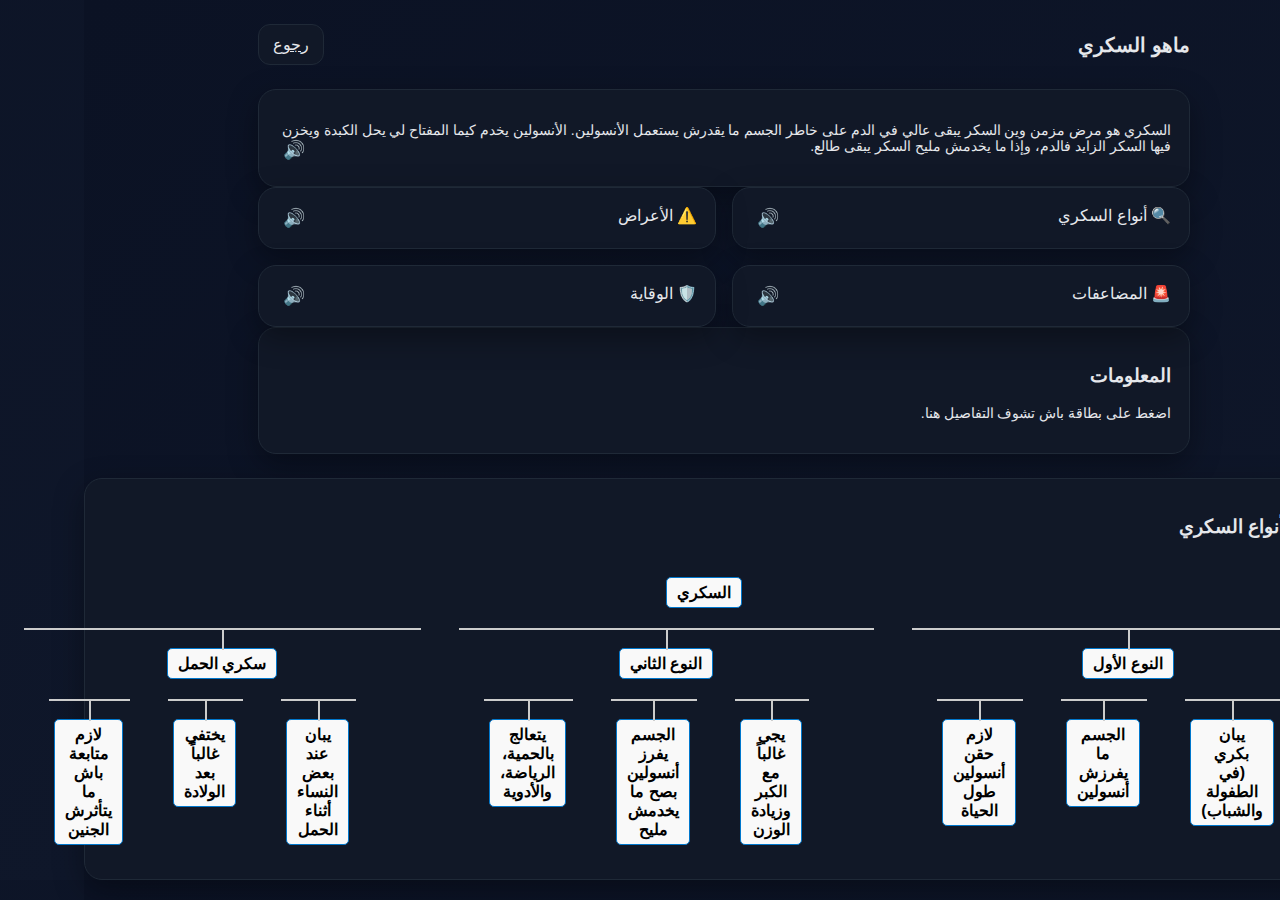
<file: diabetes-education/pages/diabete.html>
<!DOCTYPE html>
<html lang="ar">
<head>
  <meta charset="UTF-8">
  <title>ماهو السكري</title>
  <link rel="stylesheet" href="../assets/css/styles.css">
</head>
<body>
  <div class="container">
    <header class="header">
      <div class="title">ماهو السكري</div>
      <a href="../index.html" class="btn">رجوع</a>
    </header>

    <!-- تعريف السكري -->
    <section class="card">
      <p>
        السكري هو مرض مزمن وين السكر يبقى عالي في الدم على خاطر الجسم ما يقدرش يستعمل الأنسولين. 
        الأنسولين يخدم كيما المفتاح لي يحل الكبدة ويخزن فيها السكر الزايد فالدم، وإذا ما يخدمش مليح السكر يبقى طالع.
        <button class="sound-btn" onclick="playAudio('definitionAudio')">🔊</button>
        <audio id="definitionAudio" src="../assets/audio/definition.mp3"></audio>
      </p>
    </section>

    <!-- شبكة البطاقات -->
    <section class="grid">
      <div class="card" id="typesBtn">
        🔍 أنواع السكري
        <button class="sound-btn" onclick="playAudio('typesAudio')">🔊</button>
        <audio id="typesAudio" src="../assets/audio/types.mp3"></audio>
      </div>

      <div class="card" id="symptomsBtn">
        ⚠️ الأعراض
        <button class="sound-btn" onclick="playAudio('symptomsAudio')">🔊</button>
        <audio id="symptomsAudio" src="../assets/audio/symptoms.mp3"></audio>
      </div>

      <div class="card" id="complicationsBtn">
        🚨 المضاعفات
        <button class="sound-btn" onclick="playAudio('complicationsAudio')">🔊</button>
        <audio id="complicationsAudio" src="../assets/audio/complications.mp3"></audio>
      </div>

      <div class="card" id="preventionBtn">
        🛡️ الوقاية
        <button class="sound-btn" onclick="playAudio('preventionAudio')">🔊</button>
        <audio id="preventionAudio" src="../assets/audio/prevention.mp3"></audio>
      </div>
    </section>

    <!-- قسم المعلومات -->
    <section class="card" id="infoPanel">
      <h3>المعلومات</h3>
      <div id="infoContent">
        <p>اضغط على بطاقة باش تشوف التفاصيل هنا.</p>
      </div>
    </section>
  </div>

  <!-- سكريبت تشغيل الصوت وتغيير المحتوى -->
  <script>
    function playAudio(id) {
      const audio = document.getElementById(id);
      audio.play();
    }

    // محتوى البطاقات
    const typesContent = `
      <ul>
        <li>النوع الأول: يبان بكري، الجسم ما يفرزش أنسولين، لازم حقن أنسولين طول الحياة.</li>
        <li>النوع الثاني: يجي غالباً مع الكبر وزيادة الوزن، الجسم يفرز أنسولين بصح ما يخدمش مليح.</li>
        <li>سكري الحمل: يبان عند بعض النساء في الحمل ويختفي بعد الولادة، بصح لازم متابعة باش ما يتأثرش الجنين.</li>
      </ul>
      <button class="sound-btn" onclick="playAudio('typesDetailAudio')">🔊</button>
      <audio id="typesDetailAudio" src="../assets/audio/types-detail.mp3"></audio>
    `;

    const symptomsContent = `
      <ul>
        <li>العطش بزاف.</li>
        <li>التبول بزاف.</li>
        <li>نقصان الوزن بلا سبب.</li>
        <li>تعب وإرهاق.</li>
        <li>تشوش في النظر.</li>
        <li>جروح ما تبرىش بسهولة.</li>
      </ul>
      <button class="sound-btn" onclick="playAudio('symptomsDetailAudio')">🔊</button>
      <audio id="symptomsDetailAudio" src="../assets/audio/symptoms-detail.mp3"></audio>
    `;

    const complicationsContent = `
      <ul>
        <li>مشاكل في العينين (حتى فقدان البصر).</li>
        <li>مشاكل في الكلاوي.</li>
        <li>مشاكل في القلب والشرايين.</li>
        <li>مشاكل في الأعصاب والقدمين (قدم السكري).</li>
      </ul>
      <button class="sound-btn" onclick="playAudio('complicationsDetailAudio')">🔊</button>
      <audio id="complicationsDetailAudio" src="../assets/audio/complications-detail.mp3"></audio>
    `;

    const preventionContent = `
      <ul>
        <li>نقصان الوزن إذا كان زائد.</li>
        <li>ممارسة الرياضة بانتظام.</li>
        <li>أكل صحي ومتوازن (نقص السكر والدهون).</li>
        <li>مراقبة السكر في الدم بانتظام.</li>
        <li>متابعة الطبيب بانتظام.</li>
      </ul>
      <button class="sound-btn" onclick="playAudio('preventionDetailAudio')">🔊</button>
      <audio id="preventionDetailAudio" src="../assets/audio/prevention-detail.mp3"></audio>
    `;

    // تغيير المحتوى عند الضغط
    document.getElementById("typesBtn").addEventListener("click", () => {
      document.getElementById("infoContent").innerHTML = typesContent;
    });

    document.getElementById("symptomsBtn").addEventListener("click", () => {
      document.getElementById("infoContent").innerHTML = symptomsContent;
    });

    document.getElementById("complicationsBtn").addEventListener("click", () => {
      document.getElementById("infoContent").innerHTML = complicationsContent;
    });

    document.getElementById("preventionBtn").addEventListener("click", () => {
      document.getElementById("infoContent").innerHTML = preventionContent;
    });
  </script>

<section class="card">
  <h3>مخطط أنواع السكري</h3>
  <div class="tree">
    <ul>
      <li>
        <span>السكري</span>
        <ul>
          <li>
            <span>النوع الأول</span>
            <ul>
              <li><span>يبان بكري (في الطفولة والشباب)</span></li>
              <li><span>الجسم ما يفرزش أنسولين</span></li>
              <li><span>لازم حقن أنسولين طول الحياة</span></li>
            </ul>
          </li>
          <li>
            <span>النوع الثاني</span>
            <ul>
              <li><span>يجي غالباً مع الكبر وزيادة الوزن</span></li>
              <li><span>الجسم يفرز أنسولين بصح ما يخدمش مليح</span></li>
              <li><span>يتعالج بالحمية، الرياضة، والأدوية</span></li>
            </ul>
          </li>
          <li>
            <span>سكري الحمل</span>
            <ul>
              <li><span>يبان عند بعض النساء أثناء الحمل</span></li>
              <li><span>يختفي غالباً بعد الولادة</span></li>
              <li><span>لازم متابعة باش ما يتأثرش الجنين</span></li>
            </ul>
          </li>
        </ul>
      </li>
    </ul>
  </div>
</section>

</body>
</html>
</file>
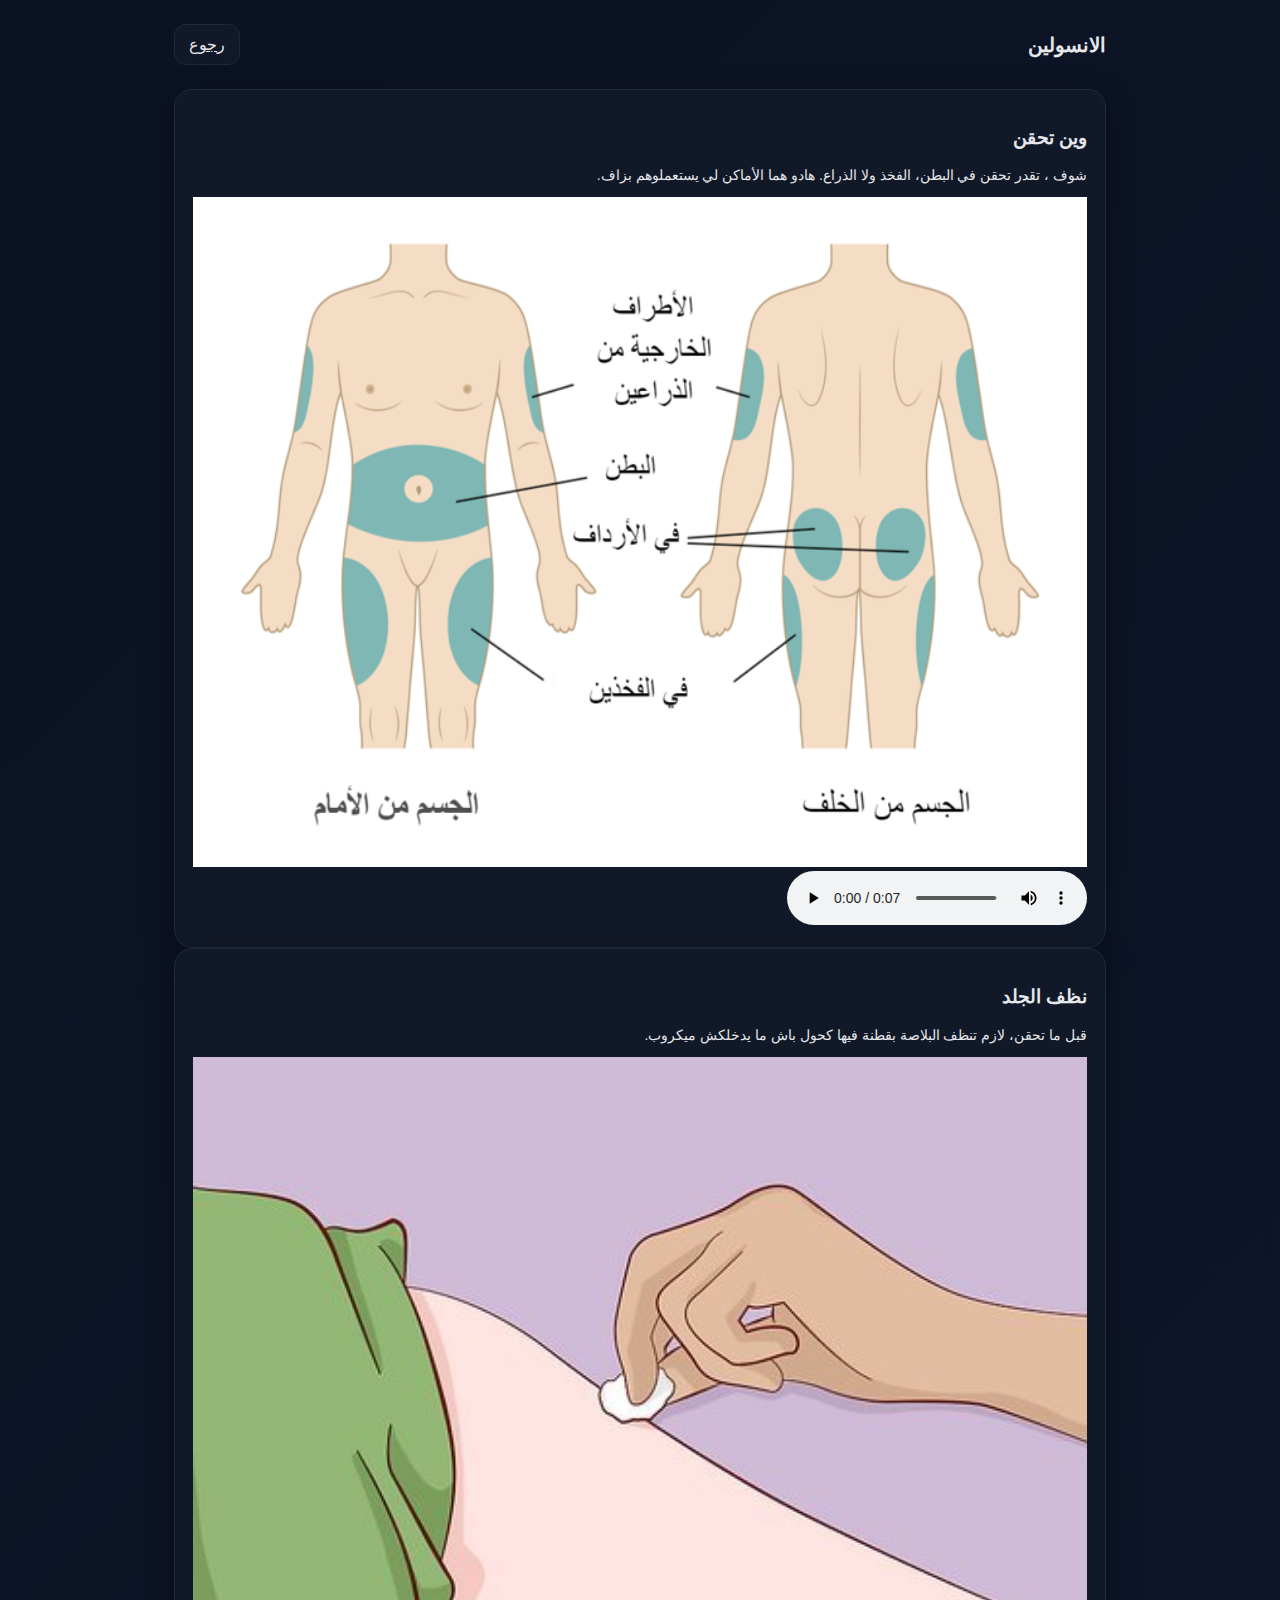
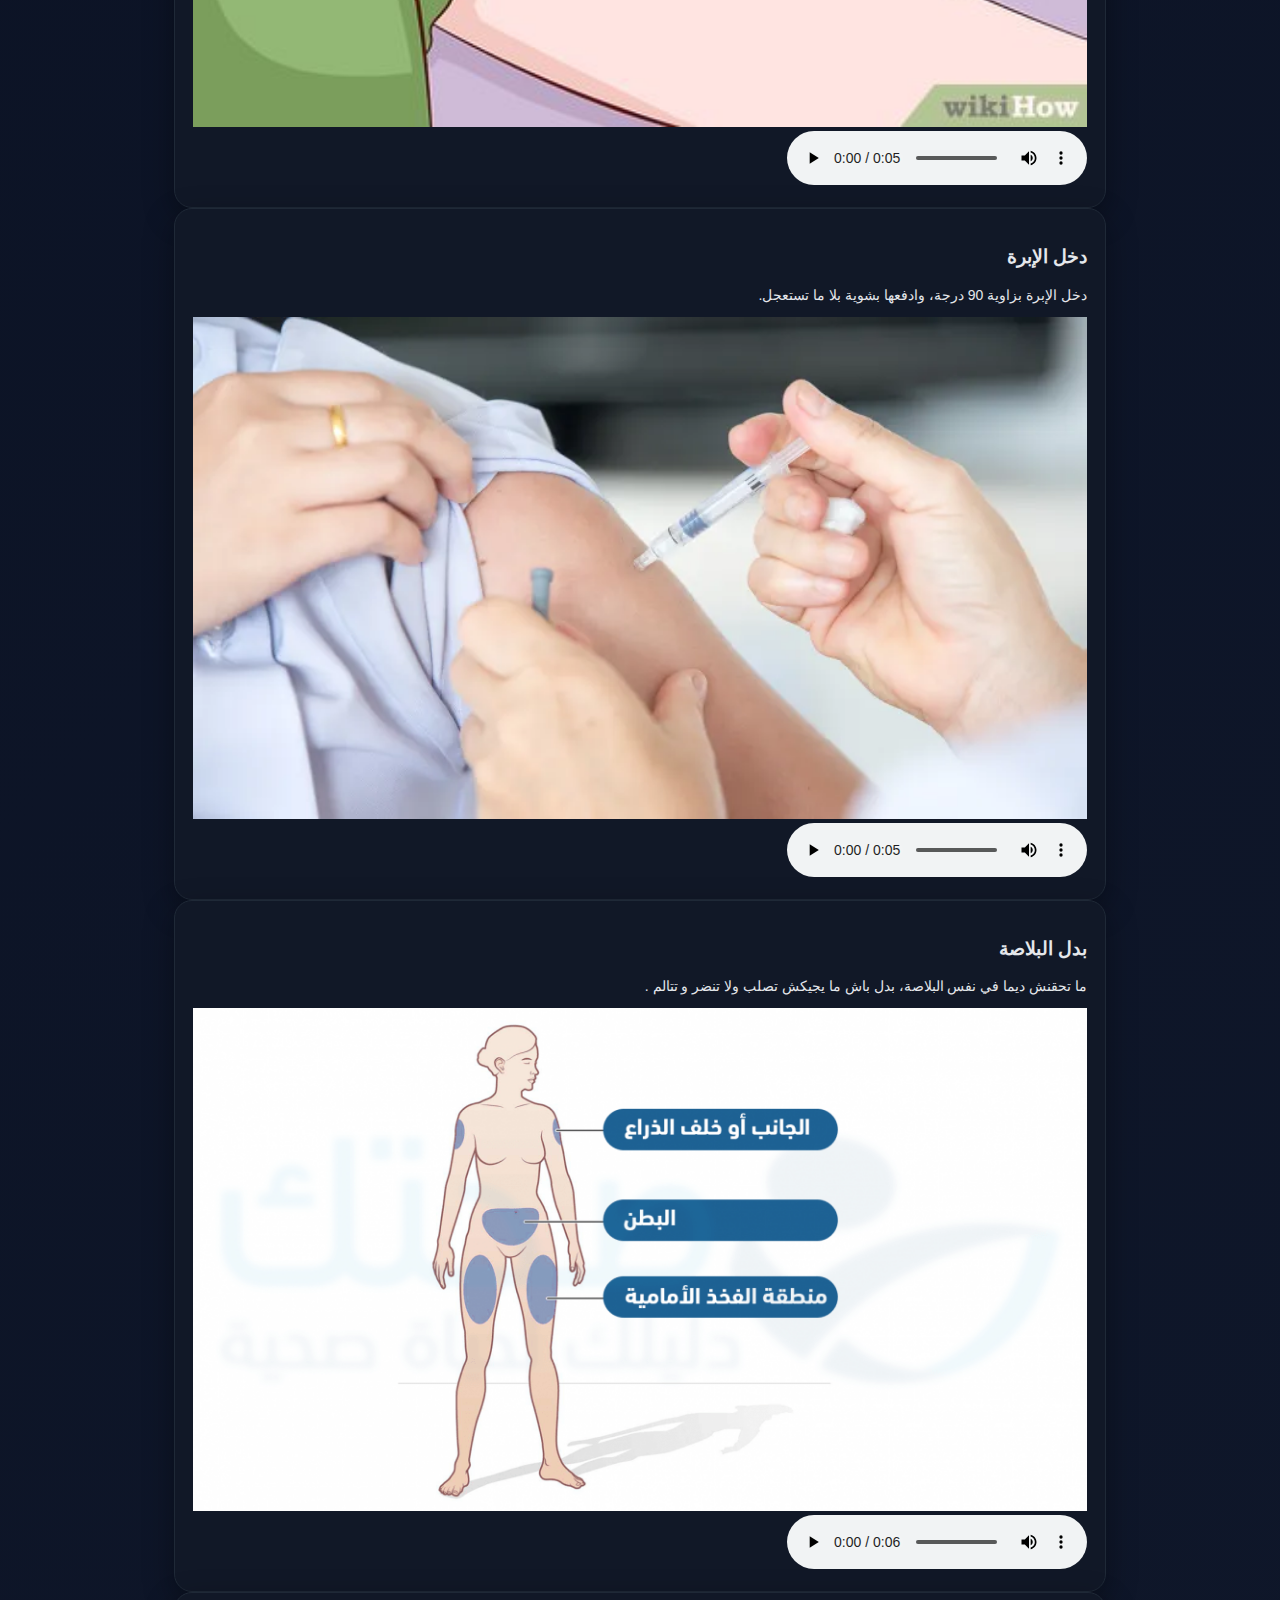
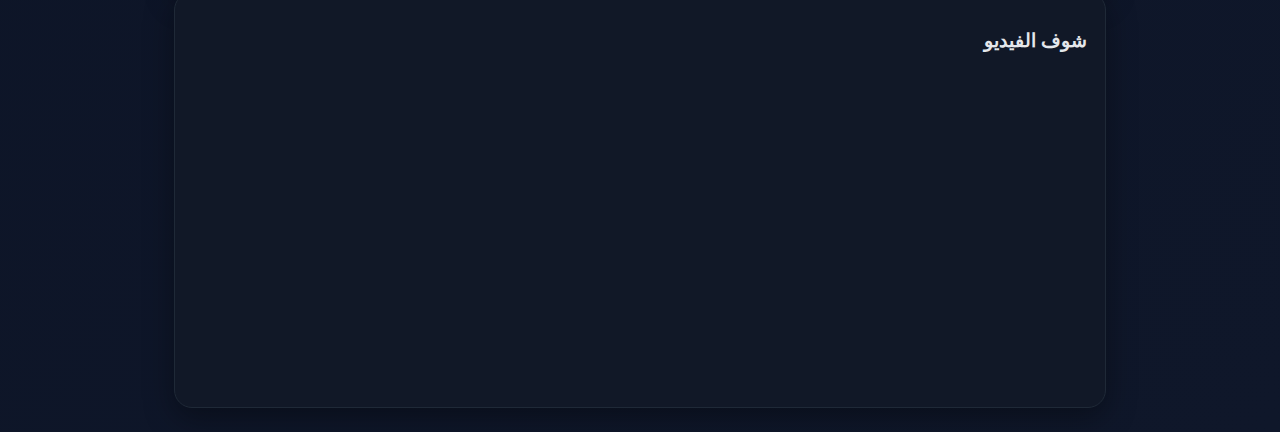
<file: diabetes-education/pages/insuline.html>
<!DOCTYPE html>
<html lang="ar">
<head>
  <meta charset="UTF-8">
  <title>الانسولين</title>
  <link rel="stylesheet" href="../assets/css/styles.css">
</head>
<body>
  <div class="container">
    <header class="header">
      <div class="title">الانسولين</div>
      <a href="conseils.html" class="btn">رجوع</a>
    </header>

    <!-- خطوة 1 -->
    <section class="card">
      <h3>وين تحقن</h3>
      <p>شوف ، تقدر تحقن في البطن، الفخذ ولا الذراع. هادو هما الأماكن لي يستعملوهم بزاف.</p>
      <img src="../assets/img/insulin-step1.png" alt="مكان الحقن" width="100%">
      <audio controls>
        <source src="../assets/audio/insulin-step1.mp3" type="audio/mpeg">
      </audio>
    </section>

    <!-- خطوة 2 -->
    <section class="card">
      <h3>نظف الجلد</h3>
      <p>قبل ما تحقن، لازم تنظف البلاصة بقطنة فيها كحول باش ما يدخلكش ميكروب.</p>
      <img src="../assets/img/insulin-step2.png" alt="تعقيم الجلد" width="100%">
      <audio controls>
        <source src="../assets/audio/insulin-step2.mp3" type="audio/mpeg">
      </audio>
    </section>

    <!-- خطوة 3 -->
    <section class="card">
      <h3>دخل الإبرة</h3>
      <p>دخل الإبرة بزاوية 90 درجة، وادفعها بشوية بلا ما تستعجل.</p>
      <img src="../assets/img/insulin-step3.png" alt="إدخال الإبرة" width="100%">
      <audio controls>
        <source src="../assets/audio/insulin-step3.mp3" type="audio/mpeg">
      </audio>
    </section>

    <!-- خطوة 4 -->
    <section class="card">
      <h3>بدل البلاصة</h3>
      <p>ما تحقنش ديما في نفس البلاصة، بدل باش ما يجيكش تصلب ولا تنضر و تتالم .</p>
      <img src="../assets/img/insulin-step4.png" alt="تغيير مكان الحقن" width="100%">
      <audio controls>
        <source src="../assets/audio/insulin-step4.mp3" type="audio/mpeg">
      </audio>
    </section>

    <!-- فيديو توضيحي -->
    <section class="card">
      <h3>شوف الفيديو</h3>
      <iframe width="100%" height="315" src="https://www.youtube.com/embed/GWPDmgUD2Bw" frameborder="0" allowfullscreen></iframe>
    </section>
  </div>

  <script src="../assets/js/app.js"></script>
</body>
</html>
</file>
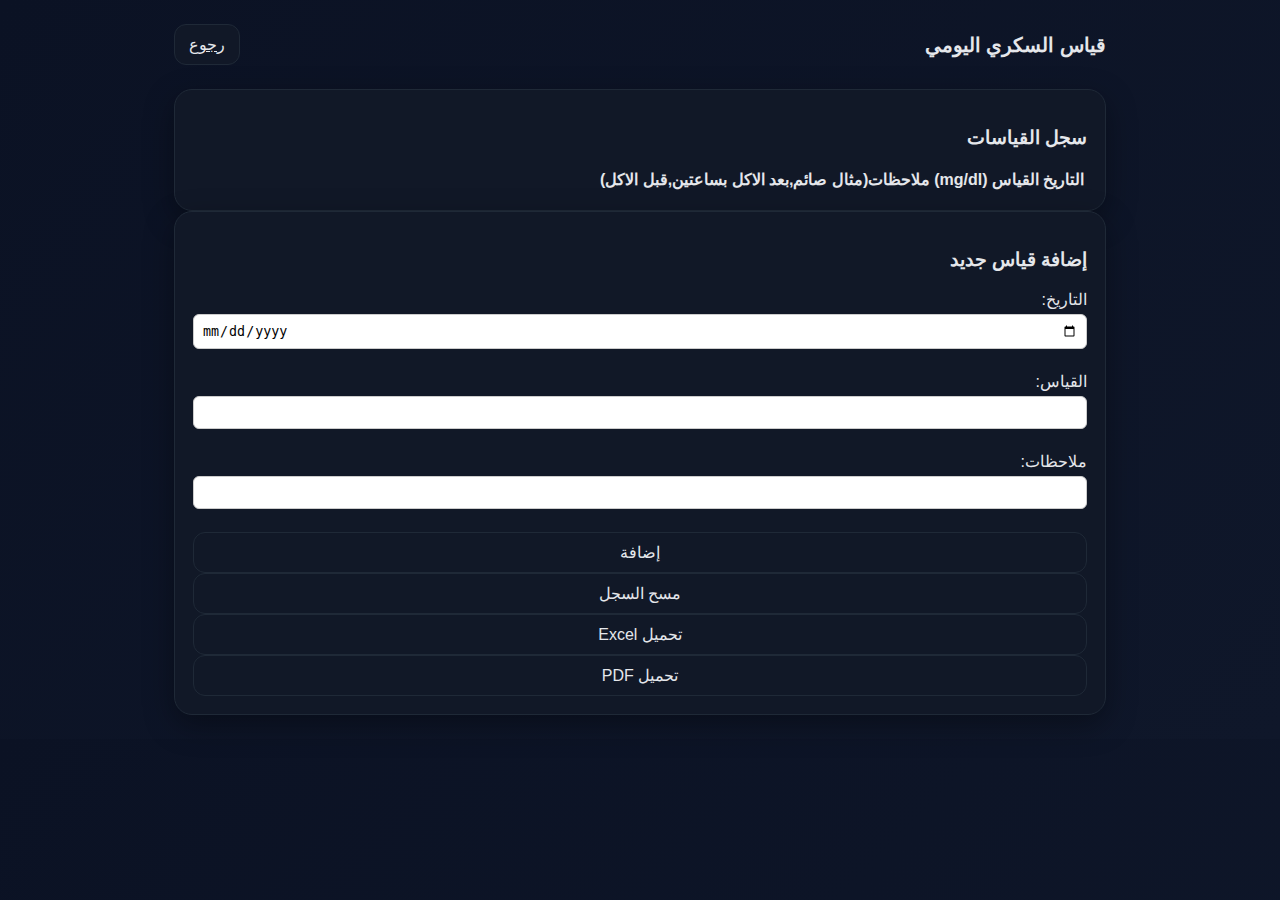
<file: diabetes-education/pages/mesure.html>
<!DOCTYPE html>
<html lang="ar">
<head>
  <meta charset="UTF-8">
  <title>قياس السكري اليومي</title>
  <link rel="stylesheet" href="../assets/css/styles.css">
</head>
<body>
  <div class="container">
    <header class="header">
      <div class="title">قياس السكري اليومي</div>
      <a href="../index.html" class="btn">رجوع</a>
    </header>

    <!-- جدول القياسات -->
    <section class="card">
      <h3>سجل القياسات</h3>
      <table class="measure-table">
        <thead>
          <tr>
            <th>التاريخ</th>
            <th>القياس (mg/dl)</th>
            <th>ملاحظات(مثال صائم,بعد الاكل بساعتين,قبل الاكل)</th>
          </tr>
        </thead>
        <tbody id="measureBody">
          <!-- القياسات تظهر هنا -->
        </tbody>
      </table>
    </section>

    <!-- نموذج إضافة قياس جديد -->
    <section class="card">
      <h3>إضافة قياس جديد</h3>
      <form id="measureForm">
        <label>التاريخ:</label>
        <input type="date" id="dateInput" required><br><br>

        <label>القياس:</label>
        <input type="number" id="valueInput" required><br><br>

        <label>ملاحظات:</label>
        <input type="text" id="noteInput"><br><br>

        <button type="submit" class="btn">إضافة</button>
        <button type="button" id="clearBtn" class="btn danger">مسح السجل</button>
        <button type="button" id="exportExcel" class="btn">تحميل Excel</button>
        <button type="button" id="exportPDF" class="btn">تحميل PDF</button>
      </form>
    </section>
  </div>

  <!-- سكريبت لإضافة القياسات مع التخزين والتصدير -->
  <script>
    const form = document.getElementById("measureForm");
    const tableBody = document.getElementById("measureBody");
    const clearBtn = document.getElementById("clearBtn");
    const exportExcelBtn = document.getElementById("exportExcel");
    const exportPDFBtn = document.getElementById("exportPDF");

    // تحميل البيانات المحفوظة عند فتح الصفحة
    window.onload = function() {
      const savedData = JSON.parse(localStorage.getItem("measures")) || [];
      savedData.forEach(measure => {
        addRow(measure.date, measure.value, measure.note);
      });
    };

    form.addEventListener("submit", function(e) {
      e.preventDefault();

      const date = document.getElementById("dateInput").value;
      const value = document.getElementById("valueInput").value;
      const note = document.getElementById("noteInput").value;

      // إضافة السطر للجدول
      addRow(date, value, note);

      // حفظ البيانات في Local Storage
      const savedData = JSON.parse(localStorage.getItem("measures")) || [];
      savedData.push({ date, value, note });
      localStorage.setItem("measures", JSON.stringify(savedData));

      form.reset();
    });

    // دالة لإضافة سطر جديد للجدول
    function addRow(date, value, note) {
      const row = document.createElement("tr");
      row.innerHTML = `
        <td>${date}</td>
        <td>${value}</td>
        <td>${note}</td>
      `;
      tableBody.appendChild(row);
    }

    // زر لمسح السجل بالكامل
    clearBtn.addEventListener("click", function() {
      localStorage.removeItem("measures");
      tableBody.innerHTML = "";
    });

    // تحميل كملف Excel
    exportExcelBtn.addEventListener("click", function() {
      let csv = "التاريخ,القياس (mg/dl),ملاحظات\n";
      const rows = tableBody.querySelectorAll("tr");
      rows.forEach(row => {
        const cols = row.querySelectorAll("td");
        csv += `${cols[0].innerText},${cols[1].innerText},${cols[2].innerText}\n`;
      });

      const blob = new Blob([csv], { type: "text/csv;charset=utf-8;" });
      const link = document.createElement("a");
      link.href = URL.createObjectURL(blob);
      link.download = "سجل_القياسات.csv";
      link.click();
    });

    // تحميل كملف PDF
    exportPDFBtn.addEventListener("click", function() {
      const printWindow = window.open('', '', 'height=600,width=800');
      printWindow.document.write('<html><head><title>سجل القياسات</title></head><body>');
      printWindow.document.write('<h3>سجل القياسات</h3>');
      printWindow.document.write(document.querySelector(".measure-table").outerHTML);
      printWindow.document.write('</body></html>');
      printWindow.document.close();
      printWindow.print();
    });
  </script>
</body>
</html>
</file>
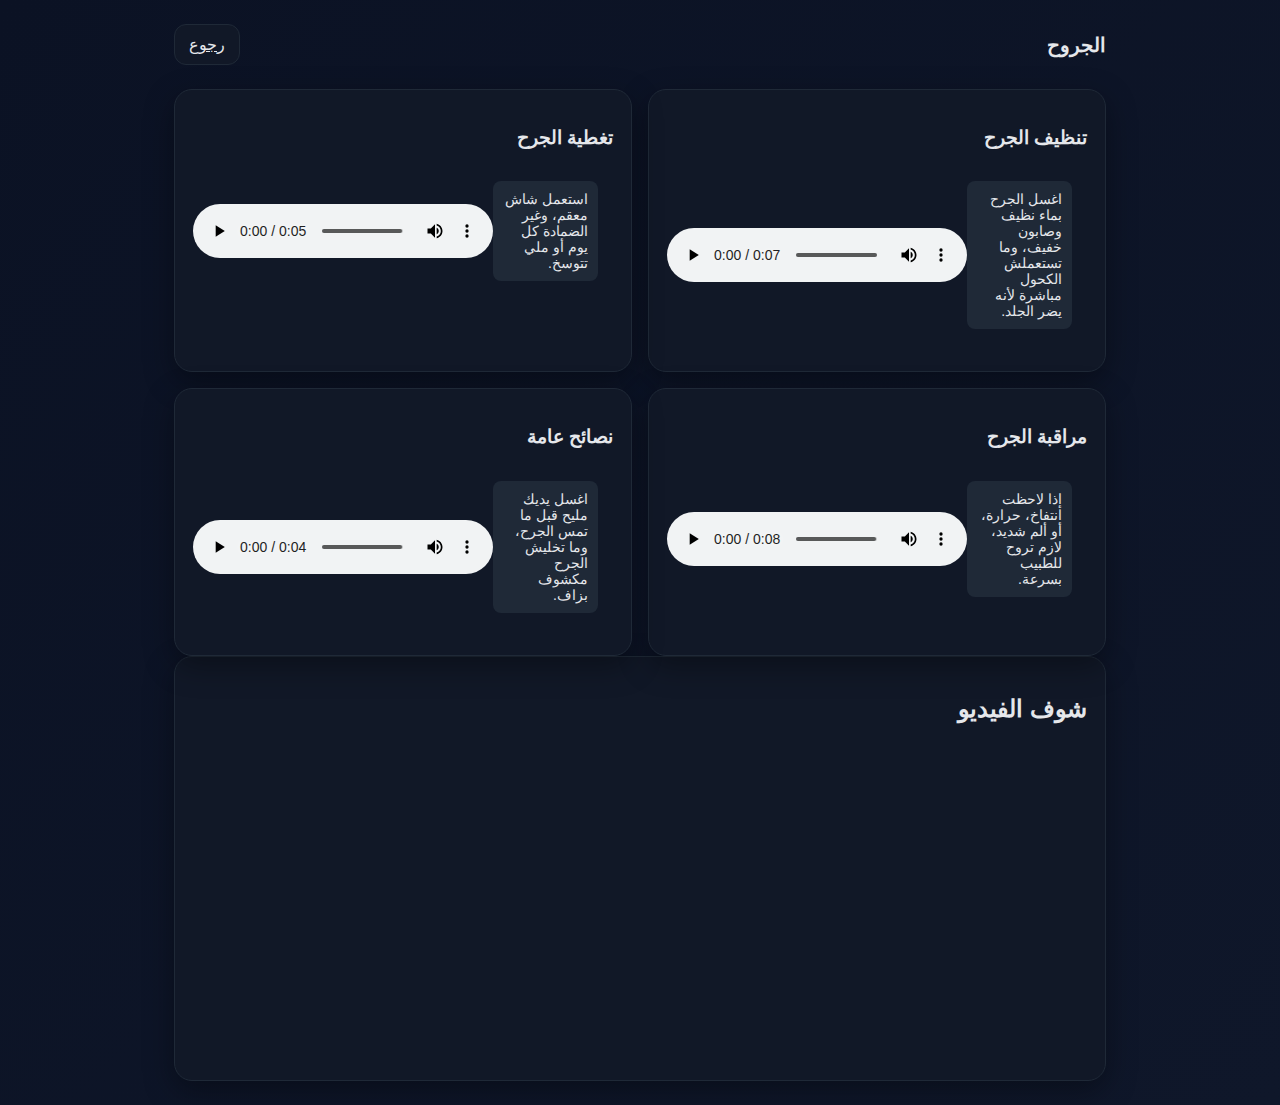
<file: diabetes-education/pages/plaies.html>
<!DOCTYPE html>
<html lang="ar">
<head>
  <meta charset="UTF-8">
  <title>الجروح</title>
  <link rel="stylesheet" href="../assets/css/styles.css">
</head>
<body>
  <div class="container">
    <header class="header">
      <div class="title">الجروح</div>
      <a href="conseils.html" class="btn">رجوع</a>
    </header>

    <!-- شبكة من خانات 2x2 -->
    <div class="grid-plaies">
      <section class="card">
        <h3>تنظيف الجرح</h3>
        <div class="row">
          <p> اغسل الجرح بماء نظيف وصابون خفيف، وما تستعملش الكحول مباشرة لأنه يضر الجلد.</p>
          <audio controls>
            <source src="../assets/audio/plaies-clean.mp3" type="audio/mpeg">
          </audio>
        </div>
      </section>

      <section class="card">
        <h3>تغطية الجرح</h3>
        <div class="row">
          <p>استعمل شاش معقم، وغير الضمادة كل يوم أو ملي تتوسخ.</p>
          <audio controls>
            <source src="../assets/audio/plaies-cover.mp3" type="audio/mpeg">
          </audio>
        </div>
      </section>

      <section class="card">
        <h3>مراقبة الجرح</h3>
        <div class="row">
          <p>إذا لاحظت انتفاخ، حرارة، أو ألم شديد، لازم تروح للطبيب بسرعة.</p>
          <audio controls>
            <source src="../assets/audio/plaies-check.mp3" type="audio/mpeg">
          </audio>
        </div>
      </section>

      <section class="card">
        <h3>نصائح عامة</h3>
        <div class="row">
          <p>اغسل يديك مليح قبل ما تمس الجرح، وما تخليش الجرح مكشوف بزاف.</p>
          <audio controls>
            <source src="../assets/audio/plaies-tips.mp3" type="audio/mpeg">
          </audio>
        </div>
      </section>
    </div>

    <!-- فيديو -->
    <section class="card">
      <h2>شوف الفيديو</h2>
      <iframe width="100%" height="315" 
              src="https://www.youtube.com/embed/VIDEO_ID" 
              frameborder="0" allowfullscreen>
      </iframe>
    </section>
  </div>

  <script src="../assets/js/app.js"></script>
</body>
</html>
</file>
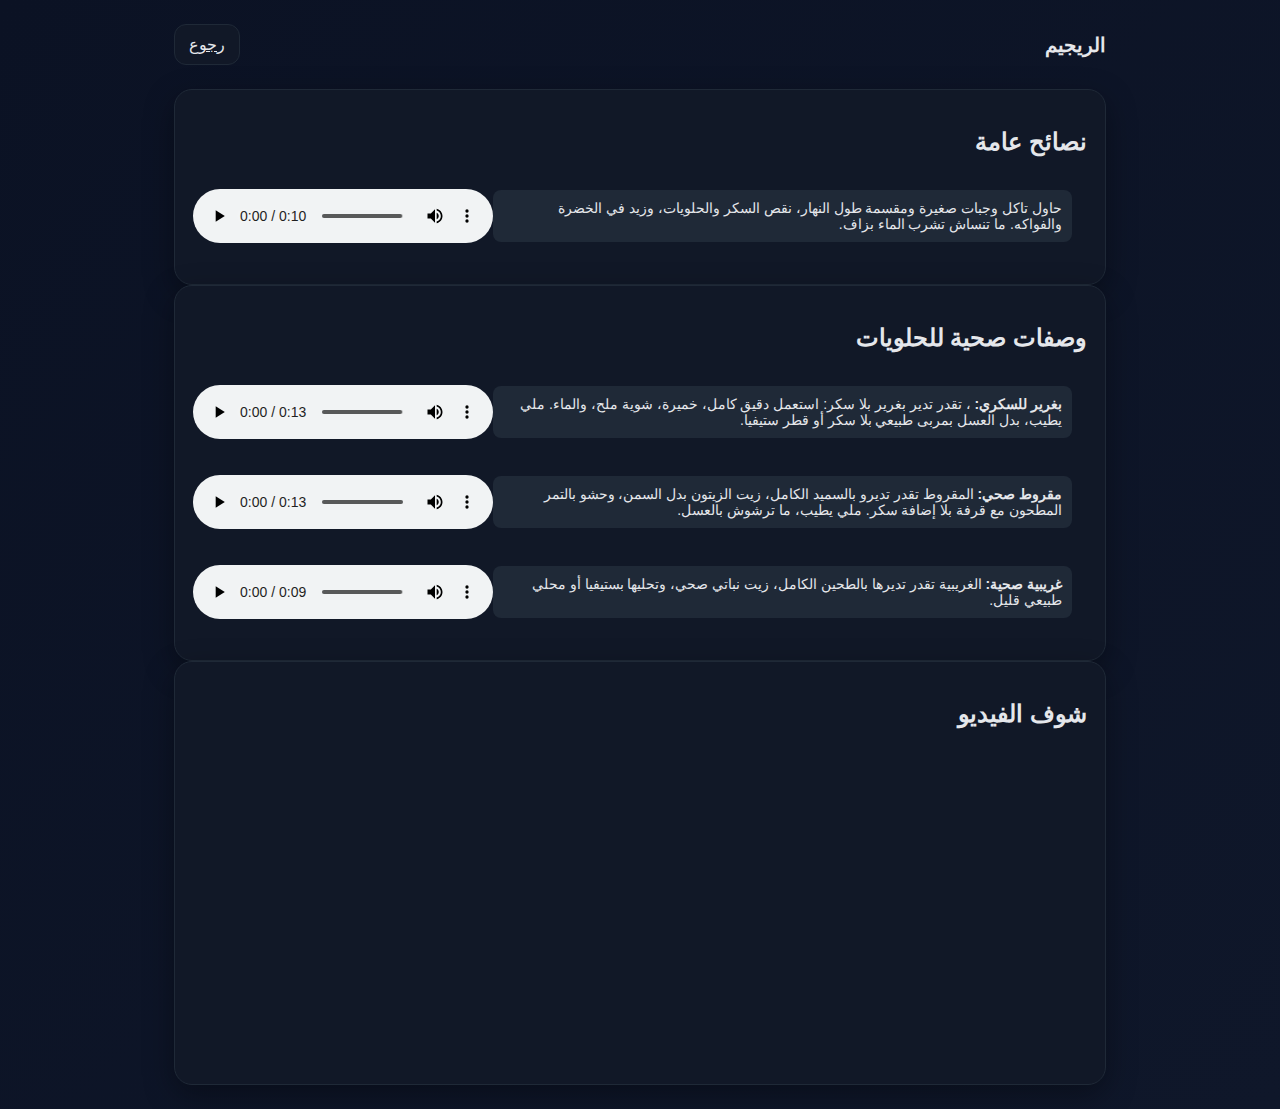
<file: diabetes-education/pages/regime.html>
<!DOCTYPE html>
<html lang="ar">
<head>
  <meta charset="UTF-8">
  <title>الريجيم</title>
  <link rel="stylesheet" href="../assets/css/styles.css">
</head>
<body>
  <div class="container">
    <header class="header">
      <div class="title">الريجيم</div>
      <a href="conseils.html" class="btn">رجوع</a>
    </header>

    <!-- خانة النصائح -->
    <section class="card">
      <h2>نصائح عامة</h2>
      <div class="row">
        <p> حاول تاكل وجبات صغيرة ومقسمة طول النهار، نقص السكر والحلويات، وزيد في الخضرة والفواكه. ما تنساش تشرب الماء بزاف.</p>
        <audio controls>
          <source src="../assets/audio/regime-tips.mp3" type="audio/mpeg">
        </audio>
      </div>
    </section>

    <!-- خانة الوصفات -->
    <section class="card">
      <h2>وصفات صحية للحلويات</h2>

      <div class="row">
        <p><strong>بغرير للسكري:</strong> ، تقدر تدير بغرير بلا سكر: استعمل دقيق كامل، خميرة، شوية ملح، والماء. ملي يطيب، بدل العسل بمربى طبيعي بلا سكر أو قطر ستيفيا.</p>
        <audio controls>
          <source src="../assets/audio/regime-baghrir.mp3" type="audio/mpeg">
        </audio>
      </div>

      <div class="row">
        <p><strong>مقروط صحي:</strong> المقروط تقدر تديرو بالسميد الكامل، زيت الزيتون بدل السمن، وحشو بالتمر المطحون مع قرفة بلا إضافة سكر. ملي يطيب، ما ترشوش بالعسل.</p>
        <audio controls>
          <source src="../assets/audio/regime-maqrout.mp3" type="audio/mpeg">
        </audio>
      </div>

      <div class="row">
        <p><strong>غريبية صحية:</strong> الغريبية تقدر تديرها بالطحين الكامل، زيت نباتي صحي، وتحليها بستيفيا أو محلي طبيعي قليل.</p>
        <audio controls>
          <source src="../assets/audio/regime-ghrayba.mp3" type="audio/mpeg">
        </audio>
      </div>
    </section>

  <!-- فيديو -->
    <section class="card">
      <h2>شوف الفيديو</h2>
      <iframe width="100%" height="315" 
              src="https://www.youtube.com/embed/GWuEtRzsfAo" 
              frameborder="0" allowfullscreen>
      </iframe>
    </section>
  </div>

  <script src="../assets/js/app.js"></script>
</body>
</html>
</file>
<file: diabetes-education/assets/css/styles.css>
/* إعدادات عامة */
:root {
  --bg: #0f172a;
  --card: #111827;
  --primary: #22d3ee;
  --accent: #f59e0b;
  --green: #10b981;
  --red: #ef4444;
  --text: #e5e7eb;
  --muted: #9ca3af;
  --shadow: 0 10px 30px rgba(0,0,0,0.35);
  --radius: 18px;
}

* {
  box-sizing: border-box;
}

body {
  margin: 0;
  padding: 0;
  background: linear-gradient(135deg, #0b1224 0%, #0f172a 100%);
  color: var(--text);              /* النصوص بيضاء */
  font-family: "Tajawal", "Segoe UI", sans-serif;
  direction: rtl;
}

/* الحاوية الرئيسية */
.container {
  max-width: 980px;
  margin: 0 auto;
  padding: 24px;
}

/* رأس الصفحة */
.header {
  display: flex;
  align-items: center;
  justify-content: space-between;
  margin-bottom: 24px;
}

.title {
  font-weight: 700;
  font-size: 20px;
  color: var(--text);              /* العنوان أبيض */
}

/* أزرار */
.btn {
  background: var(--card);
  color: var(--text);              /* نص أبيض */
  border: 1px solid #1f2937;
  padding: 10px 14px;
  border-radius: 12px;
  cursor: pointer;
  transition: transform .15s ease, box-shadow .2s ease;
}

.btn:hover {
  transform: translateY(-2px);
  box-shadow: var(--shadow);
}

/* شبكة البطاقات */
.grid, .grid-plaies {
  display: grid;
  grid-template-columns: repeat(2, 1fr);
  gap: 16px;
}

@media (max-width: 720px) {
  .grid, .grid-plaies {
    grid-template-columns: 1fr;
  }
}

/* البطاقة */
.card {
  background: var(--card);
  border: 1px solid #1f2937;
  border-radius: var(--radius);
  padding: 18px;
  box-shadow: var(--shadow);
  transition: transform .2s ease;
}

.card:hover {
  transform: scale(1.02);
}

.card h3, .card h2 {
  color: var(--text);              /* العناوين بيضاء */
}

.card p {
  color: var(--text);              /* النصوص بيضاء */
  font-size: 14px;
}

/* الصوتيات جنب النص */
.row {
  display: flex;
  align-items: center;
  justify-content: space-between;
  margin: 10px 0;
}

.row p {
  flex: 1;
  margin-right: 15px;
  background: #1f2937;             /* خلفية رمادي غامق */
  padding: 10px;
  border-radius: 8px;
  color: var(--text);              /* نص أبيض */
}

.row audio {
  flex-shrink: 0;
  filter: none;                    /* الأيقونات تبقى طبيعية */
}

.sound-btn {
  background: none;
  border: none;
  cursor: pointer;
  font-size: 18px;
  float: left;        /* يظهر في الزاوية */
  color: var(--text); /* أبيض */
}

.sound-btn:hover {
  opacity: 0.7;
}

.tree ul {
  padding-top: 20px;
  position: relative;
  display: flex; /* يخلي الفروع أفقية */
  justify-content: center;
}

.tree li {
  list-style-type: none;
  margin: 0 20px;
  text-align: center;
  position: relative;
  padding: 20px 5px 0 5px;
}

.tree li::before, .tree li::after {
  content: '';
  position: absolute;
  top: 0;
  right: 50%;
  border-top: 2px solid #ccc;
  width: 50%;
  height: 20px;
}

.tree li::after {
  right: auto;
  left: 50%;
  border-left: 2px solid #ccc;
}

.tree li:only-child::before,
.tree li:only-child::after {
  display: none;
}

.tree li:only-child {
  padding-top: 0;
}

.tree li span {
  border: 1px solid #0077cc;
  padding: 5px 10px;
  display: inline-block;
  border-radius: 5px;
  background: #f9f9f9;
  color: #000;          /* النص باللون الأسود */
  font-weight: bold;    /* النص غامق */
}

.icon-link {
  text-decoration: none;
  color: #000;
  font-weight: bold;
  display: block;
  text-align: center;
}

.icon {
  width: 60px;
  height: 60px;
  display: block;
  margin: 0 auto 10px auto;
}

/* النافذة المنبثقة */
.modal {
  display: none;
  position: absolute; /* تظهر فوق الزر */
  top: 60px; /* المسافة من الأعلى (تحت الهيدر) */
  right: 20px; /* في نفس زاوية زر تسجيل المريض */
  background-color: #fff;
  border-radius: 8px;
  box-shadow: 0 4px 12px rgba(0,0,0,0.3);
  padding: 20px;
  z-index: 1000;
  width: 300px;
  animation: fadeIn 0.3s ease-in-out;
}

@keyframes fadeIn {
  from {opacity: 0; transform: translateY(-10px);}
  to {opacity: 1; transform: translateY(0);}
}

.modal-content h2 {
  margin-top: 0;
  font-size: 18px;
  text-align: center;
}

.close {
  float: right;
  font-size: 20px;
  cursor: pointer;
  color: #888;
}

.btn-option {
  display: block;
  width: 100%;
  margin: 10px 0;
  padding: 10px;
  border: none;
  border-radius: 6px;
  cursor: pointer;
  font-size: 16px;
}

.btn-login {
  background-color: #4CAF50;
  color: white;
}

.btn-register {
  background-color: #2196F3;
  color: white;
}

.hidden {
  display: none;
}

form {
  margin-top: 15px;
}

form input, form textarea {
  width: 100%;
  padding: 8px;
  margin: 5px 0;
  border: 1px solid #ccc;
  border-radius: 6px;
}

form button {
  width: 100%;
  padding: 10px;
  border: none;
  border-radius: 6px;
  font-size: 16px;
  cursor: pointer;
}
</file>
